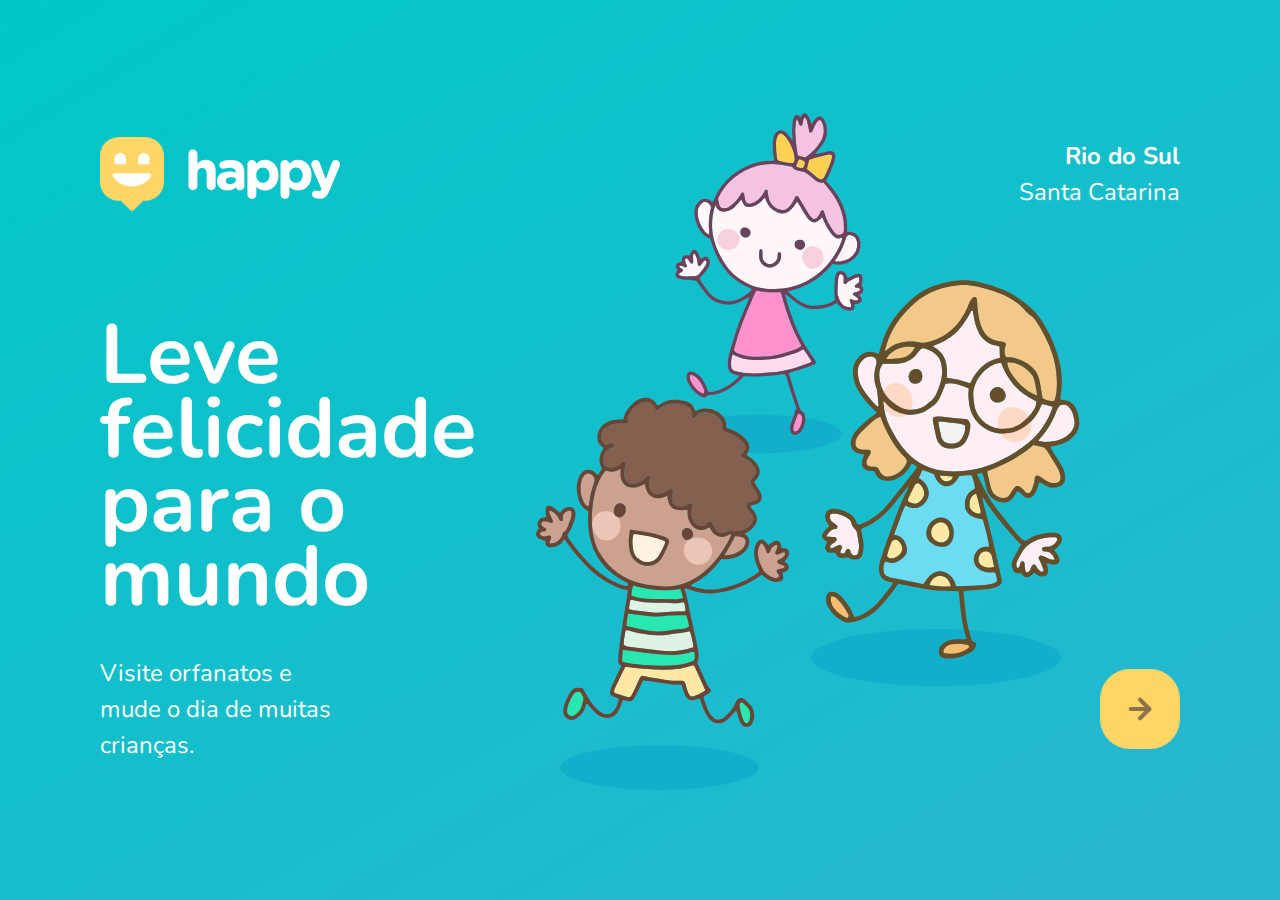
<file: index.html>
<!DOCTYPE html>
<html lang="pt_BR">
  <head>
    <meta charset="UTF-8" />
    <meta name="viewport" content="width=device-width, initial-scale=1.0" />
    <title>Happy</title>

    <link rel="icon" href="./public/images/logo-icon.png" />

    <link rel="stylesheet" href="./public/css/main.css" />
    <link rel="stylesheet" href="./public/css/animations.css" />
    <link rel="stylesheet" href="./public/css/page-landing.css" />

    <link href="https://fonts.googleapis.com/css2?family=Nunito:wght@400;600;800&display=swap" rel="stylesheet"
    />
  </head>
  <body>
    <div id="page-landing">
      <div id="container">
        <header>
          <img
            class="animate-up"
            id="logo"
            src="./public/images/logo.svg"
            alt="Logomarca de Happy"
          />

          <div class="location animate-up">
            <strong>Rio do Sul</strong>
            <p>Santa Catarina</p>
          </div>
        </header>

        <main>
          <h1 class="animate-up">Leve felicidade para o mundo</h1>

          <section class="visit">
            <p class="animate-up">
              Visite orfanatos e mude o dia de muitas crianças.
            </p>

            <a href="orphanages.html" title="Visite orfanatos" class="animate-up">
              <img src="./public/images/arrow.svg" alt="Ir para o mapa" />
            </a>
          </section>
        </main>
      </div>
    </div>
  </body>
</html>
</file>
<file: public/css/main.css>
* {
  margin: 0;
  padding: 0;
  box-sizing: border-box;
}

body {
  height: 100vh;
  color: white;
  background: #EBF2F5;
}

:root {
  font-size: 62.5%;
}

body,
input,
button,
textarea {
  font: 400 1.8rem/1 "Nunito", sans-serif;
}
</file>
<file: public/css/animations.css>
/* animações */

@keyframes up {
  from {
    opacity: 0;
    transform: translateY(16px);
  }

  to {
    opacity: 1;
    transform: translateY(0);
  }
}

@keyframes right {
  from {
      transform: translateX(-100%)
  }
  to{
      transform: translateX(0)
  }
}

@keyframes appear {
  from {
    opacity: 0;
  }
  to {
    opacity: 1;
  }
}

.animate-up {
  animation-name: up;
  animation-duration: 300ms;
  animation-fill-mode: backwards;
}

.animate-right {
  animation-name: right;
  animation-duration: 300ms;
}

.animate-appear {
  animation-name: appear;
  animation-duration: 300ms;
  animation-fill-mode: backwards;
}
</file>
<file: public/css/page-landing.css>
#page-landing {
  background: linear-gradient(329.54deg, #29b6d1 0%, #00c7c7 100%) no-repeat;

  text-align: center;
  min-height: 100vh;

  display: flex;

  align-items: center;
}

#container {
  margin: auto;

  width: min(90%, 112rem);
}

.location,
h1,
.visit p {
  height: 16vh;
}

#logo {
  animation-delay: 50ms;
}

.location {
  animation-delay: 100ms;
}

main h1 {
  animation-delay: 150ms;
  font-size: clamp(4rem, 8vw, 8.4rem);
}

.visit p {
  animation-delay: 200ms;
}

.visit a {
  width: 8rem;
  height: 8rem;
  background: #ffd666;

  border: none;
  border-radius: 3rem;

  display: flex;
  align-items: center;
  justify-content: center;
  margin: auto;
  transition: background 200ms;
  animation-delay: 250ms;
}

.visit a:hover {
  background: #96feff;
}

/* desktop version */
@media (min-width: 760px) {
  #container {
    padding: 5rem 2rem;
    /* shorthand background: image repeat position / size */
    background: url("../images/bg.svg") no-repeat 80% /
      clamp(30rem, 54vw, 56rem);
  }

  header {
    display: flex;
    align-items: center;
    justify-content: space-between;
  }

  .location,
  h1,
  .visit p {
    height: initial;
    text-align: initial;
  }

  .location {
    text-align: right;
    font-size: 2.4rem;
    line-height: 1.5;
  }

  main h1 {
    font-weight: bold;
    line-height: 0.88;

    margin: clamp(10%, 9vh, 12%) 0 4rem;

    width: min(300px, 80%);
  }

  .visit {
    display: flex;
    align-items: center;
    justify-content: space-between;
  }

  .visit p {
    font-size: 2.4rem;
    line-height: 1.5;
    width: clamp(20rem, 20vw, 30rem);
  }

  .visit a {
    margin: initial;
  }
}
</file>
